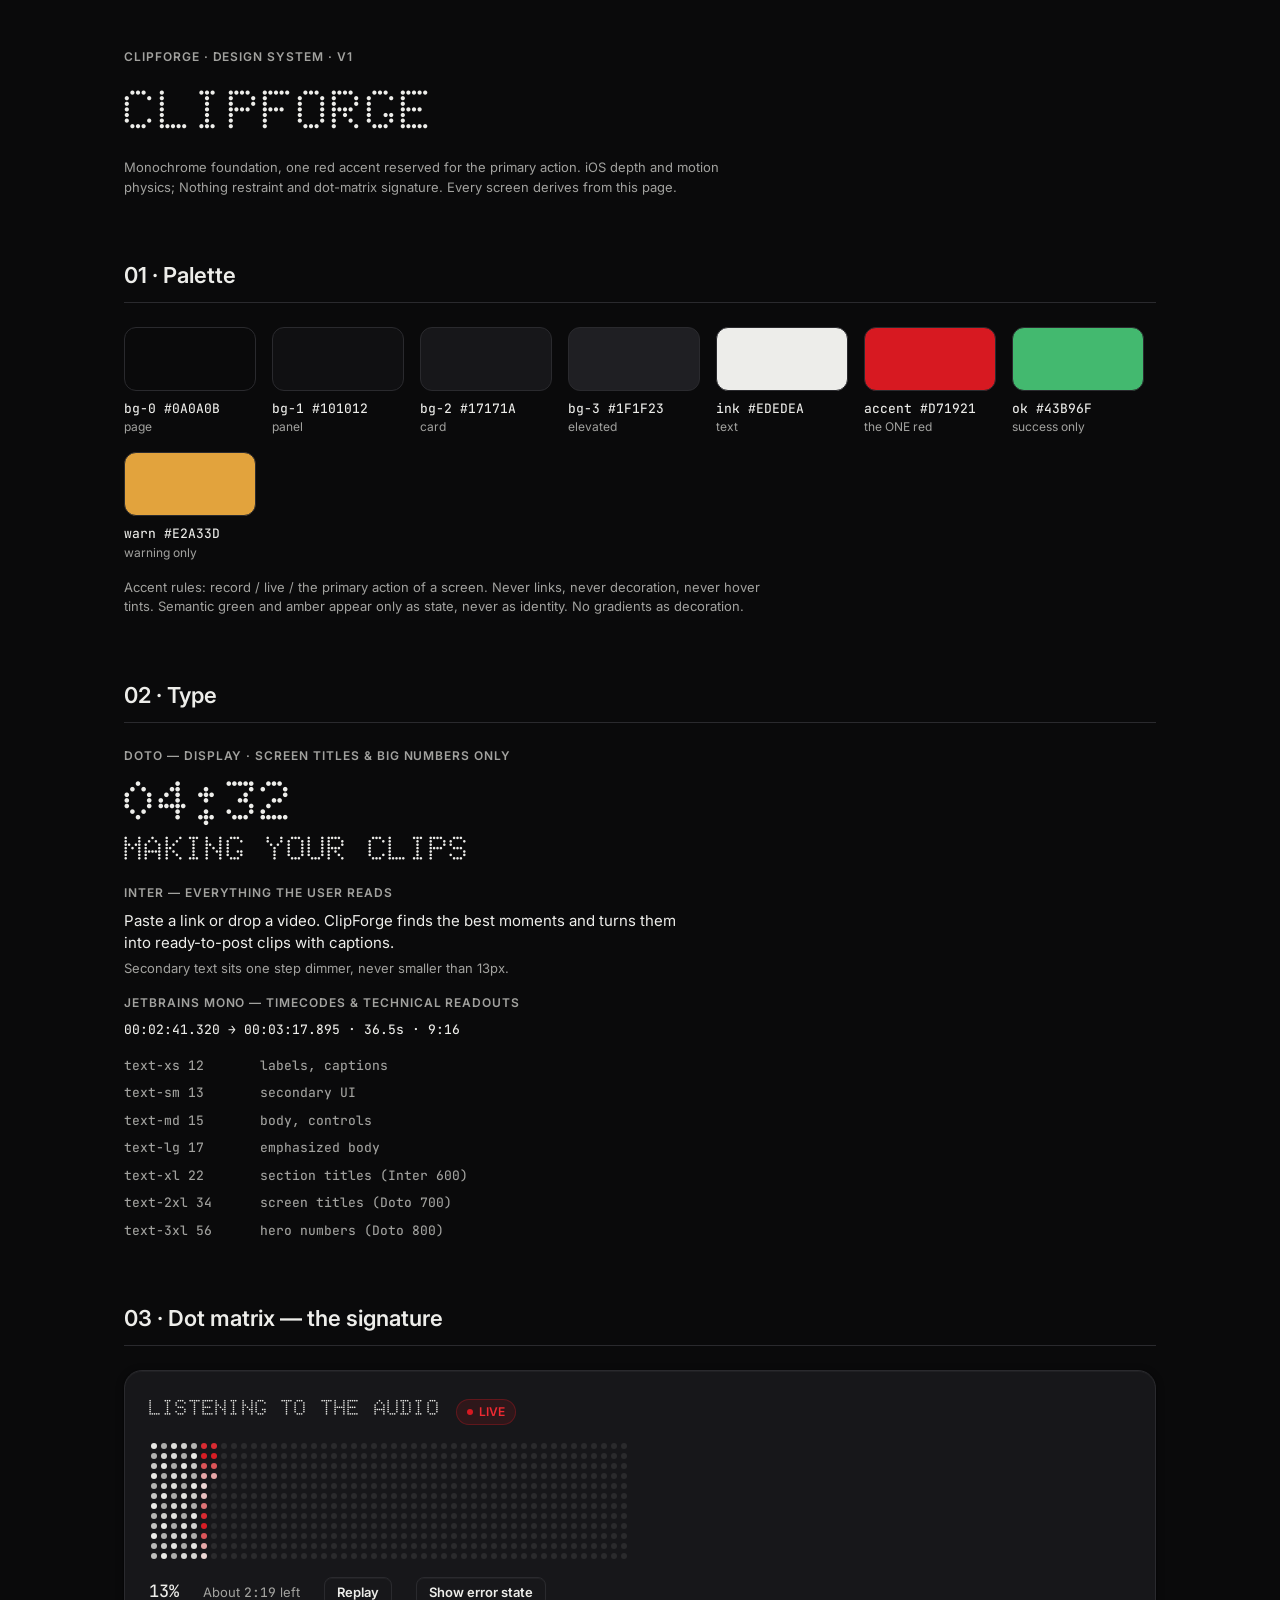
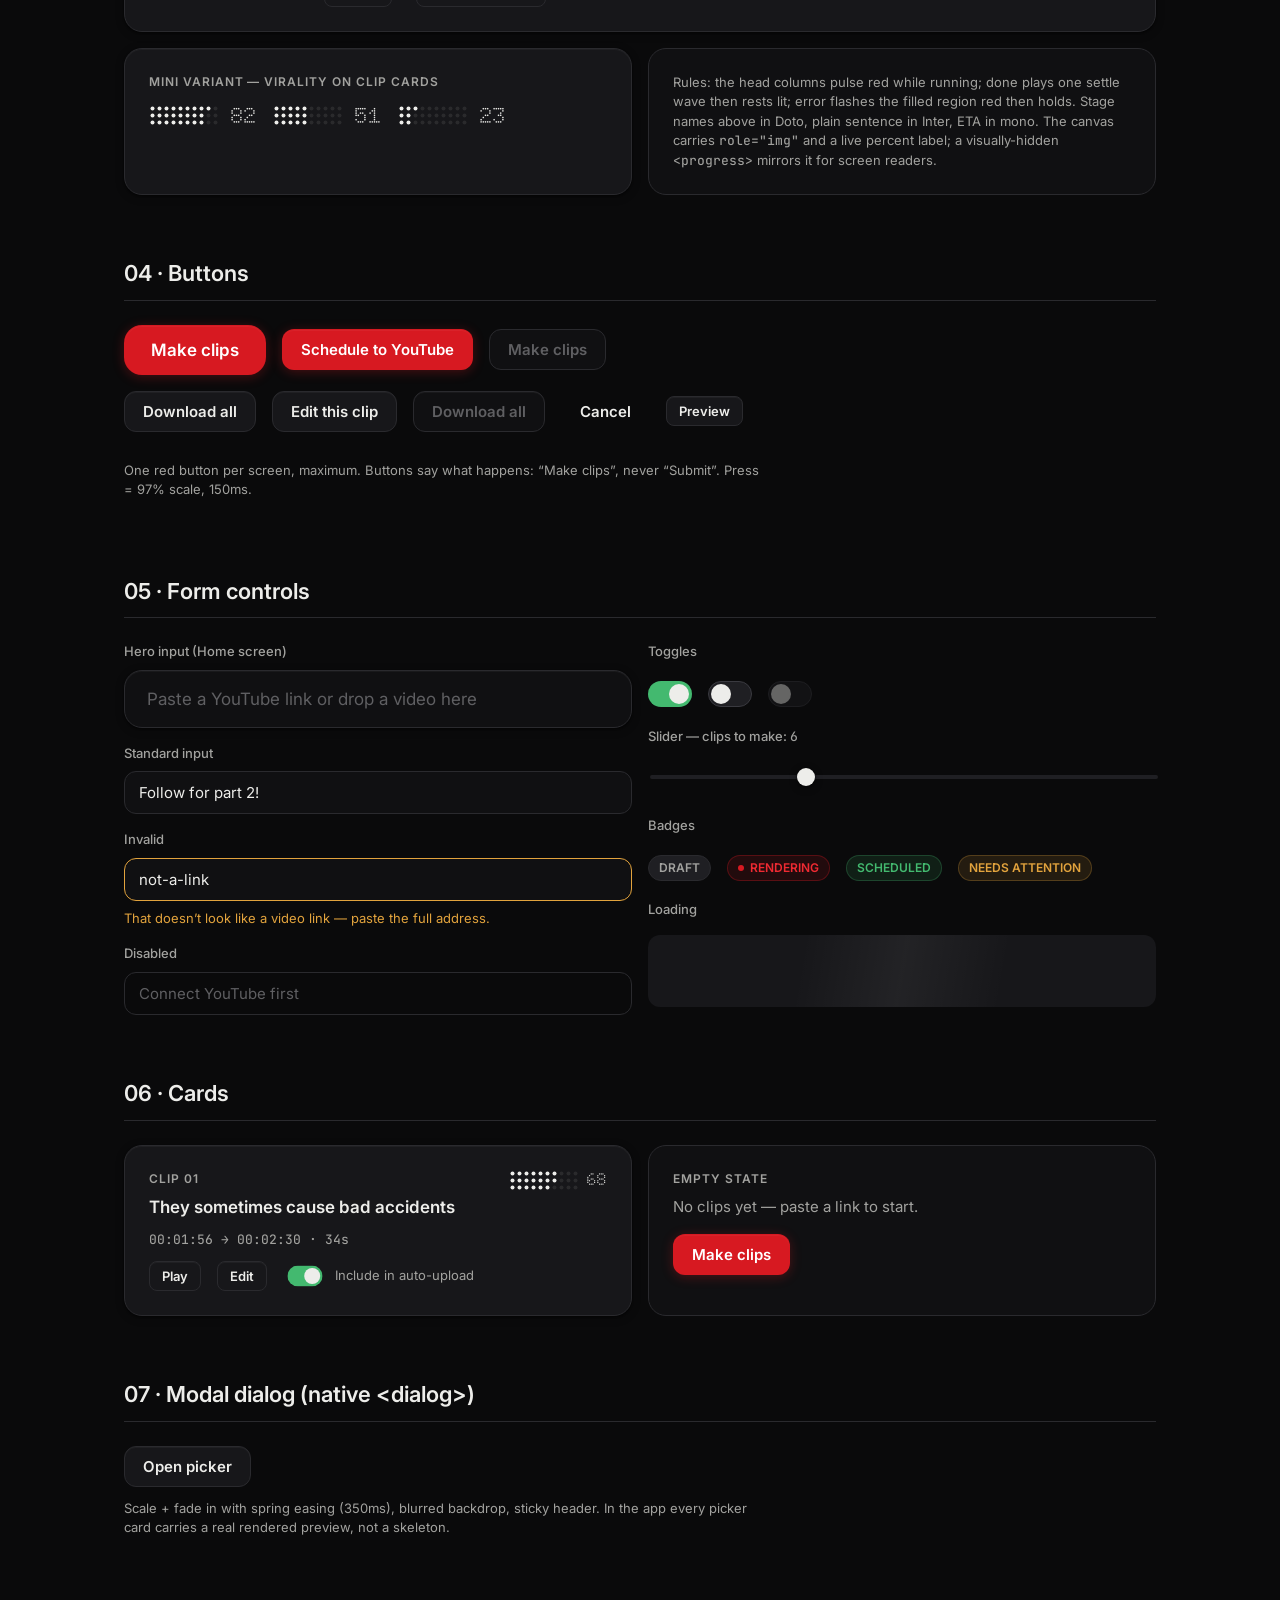
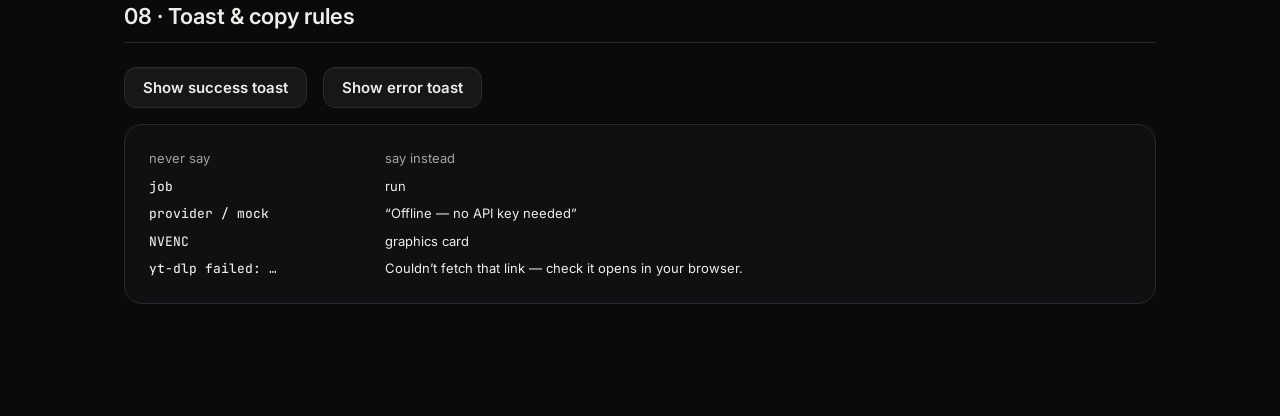
<file: design/styleguide.html>
<!doctype html>
<html lang="en">
<head>
<meta charset="utf-8">
<meta name="viewport" content="width=device-width, initial-scale=1">
<title>ClipForge — Design System</title>
<link rel="stylesheet" href="../web/css/tokens.css">
<link rel="stylesheet" href="../web/css/app.css">
<style>
  /* styleguide scaffolding only — not part of the app */
  .sg { max-width: 1080px; margin: 0 auto; padding: var(--sp-7) var(--sp-5); }
  .sg-section { margin-bottom: var(--sp-8); }
  .sg-h { margin: 0 0 var(--sp-5); padding-bottom: var(--sp-3);
          border-bottom: 1px solid var(--line); }
  .sg-row { display: flex; flex-wrap: wrap; gap: var(--sp-4); align-items: center; }
  .sg-col { display: grid; gap: var(--sp-4); }
  .sg-note { font-size: var(--text-sm); color: var(--ink-dim); max-width: 640px; }
  .sg-swatch { width: 132px; }
  .sg-swatch .chip { height: 64px; border-radius: var(--r-md);
                     border: 1px solid var(--line); margin-bottom: var(--sp-2); }
  .sg-grid2 { display: grid; grid-template-columns: repeat(auto-fit, minmax(300px, 1fr));
              gap: var(--sp-4); }
  .sg-spec { display: grid; grid-template-columns: 120px 1fr; gap: var(--sp-2) var(--sp-4);
             align-items: baseline; }
</style>
</head>
<body>
<div class="sg">

  <header class="sg-section">
    <div class="t-label" style="margin-bottom: var(--sp-3)">ClipForge · Design System · v1</div>
    <h1 class="t-display" style="font-size: var(--text-3xl)">CLIPFORGE</h1>
    <p class="sg-note" style="margin-top: var(--sp-4)">
      Monochrome foundation, one red accent reserved for the primary action.
      iOS depth and motion physics; Nothing restraint and dot-matrix signature.
      Every screen derives from this page.
    </p>
  </header>

  <!-- ============================================================ palette -->
  <section class="sg-section">
    <h2 class="t-title sg-h">01 · Palette</h2>
    <div class="sg-row">
      <div class="sg-swatch"><div class="chip" style="background:var(--bg-0)"></div><div class="t-mono">bg-0 #0A0A0B</div><div class="t-dim" style="font-size:var(--text-xs)">page</div></div>
      <div class="sg-swatch"><div class="chip" style="background:var(--bg-1)"></div><div class="t-mono">bg-1 #101012</div><div class="t-dim" style="font-size:var(--text-xs)">panel</div></div>
      <div class="sg-swatch"><div class="chip" style="background:var(--bg-2)"></div><div class="t-mono">bg-2 #17171A</div><div class="t-dim" style="font-size:var(--text-xs)">card</div></div>
      <div class="sg-swatch"><div class="chip" style="background:var(--bg-3)"></div><div class="t-mono">bg-3 #1F1F23</div><div class="t-dim" style="font-size:var(--text-xs)">elevated</div></div>
      <div class="sg-swatch"><div class="chip" style="background:var(--ink)"></div><div class="t-mono">ink #EDEDEA</div><div class="t-dim" style="font-size:var(--text-xs)">text</div></div>
      <div class="sg-swatch"><div class="chip" style="background:var(--accent)"></div><div class="t-mono">accent #D71921</div><div class="t-dim" style="font-size:var(--text-xs)">the ONE red</div></div>
      <div class="sg-swatch"><div class="chip" style="background:var(--ok)"></div><div class="t-mono">ok #43B96F</div><div class="t-dim" style="font-size:var(--text-xs)">success only</div></div>
      <div class="sg-swatch"><div class="chip" style="background:var(--warn)"></div><div class="t-mono">warn #E2A33D</div><div class="t-dim" style="font-size:var(--text-xs)">warning only</div></div>
    </div>
    <p class="sg-note" style="margin-top: var(--sp-4)">
      Accent rules: record / live / the primary action of a screen. Never links,
      never decoration, never hover tints. Semantic green and amber appear only
      as state, never as identity. No gradients as decoration.
    </p>
  </section>

  <!-- =============================================================== type -->
  <section class="sg-section">
    <h2 class="t-title sg-h">02 · Type</h2>
    <div class="sg-col">
      <div>
        <div class="t-label">Doto — display · screen titles &amp; big numbers only</div>
        <div class="t-hero-num" style="margin-top: var(--sp-2)">04:32</div>
        <div class="t-display">MAKING YOUR CLIPS</div>
      </div>
      <div>
        <div class="t-label">Inter — everything the user reads</div>
        <p class="t-body" style="max-width: 560px; margin: var(--sp-2) 0 0">
          Paste a link or drop a video. ClipForge finds the best moments and
          turns them into ready-to-post clips with captions.
        </p>
        <p class="t-dim" style="max-width: 560px; margin: var(--sp-1) 0 0; font-size: var(--text-sm)">
          Secondary text sits one step dimmer, never smaller than 13px.
        </p>
      </div>
      <div>
        <div class="t-label">JetBrains Mono — timecodes &amp; technical readouts</div>
        <div class="t-mono" style="margin-top: var(--sp-2)">00:02:41.320 → 00:03:17.895 · 36.5s · 9:16</div>
      </div>
      <div class="sg-spec t-mono" style="color: var(--ink-dim)">
        <span>text-xs 12</span><span>labels, captions</span>
        <span>text-sm 13</span><span>secondary UI</span>
        <span>text-md 15</span><span>body, controls</span>
        <span>text-lg 17</span><span>emphasized body</span>
        <span>text-xl 22</span><span>section titles (Inter 600)</span>
        <span>text-2xl 34</span><span>screen titles (Doto 700)</span>
        <span>text-3xl 56</span><span>hero numbers (Doto 800)</span>
      </div>
    </div>
  </section>

  <!-- ========================================================= dot matrix -->
  <section class="sg-section">
    <h2 class="t-title sg-h">03 · Dot matrix — the signature</h2>
    <div class="card" style="display: grid; gap: var(--sp-4); justify-items: start">
      <div style="display: flex; gap: var(--sp-4); align-items: baseline">
        <span class="t-display" id="dm-stage" style="font-size: var(--text-xl)">FINDING THE BEST MOMENTS</span>
        <span class="badge badge-live">LIVE</span>
      </div>
      <canvas id="dm-full"></canvas>
      <div style="display: flex; gap: var(--sp-5); align-items: baseline">
        <span class="t-mono" id="dm-pct" style="font-size: var(--text-lg)">0%</span>
        <span class="t-dim" style="font-size: var(--text-sm)">About <span class="t-mono" id="dm-eta">2:40</span> left</span>
        <button class="btn btn-sm" id="dm-replay">Replay</button>
        <button class="btn btn-sm" id="dm-error">Show error state</button>
      </div>
    </div>
    <div class="sg-grid2" style="margin-top: var(--sp-4)">
      <div class="card">
        <div class="t-label" style="margin-bottom: var(--sp-3)">Mini variant — virality on clip cards</div>
        <div class="sg-row">
          <div style="display:flex; gap: var(--sp-3); align-items: center">
            <canvas class="dm-mini" data-score="82"></canvas>
            <span class="t-display" style="font-size: var(--text-xl)">82</span>
          </div>
          <div style="display:flex; gap: var(--sp-3); align-items: center">
            <canvas class="dm-mini" data-score="51"></canvas>
            <span class="t-display" style="font-size: var(--text-xl)">51</span>
          </div>
          <div style="display:flex; gap: var(--sp-3); align-items: center">
            <canvas class="dm-mini" data-score="23"></canvas>
            <span class="t-display" style="font-size: var(--text-xl)">23</span>
          </div>
        </div>
      </div>
      <div class="card card-flat">
        <p class="sg-note" style="margin:0">
          Rules: the head columns pulse red while running; done plays one settle
          wave then rests lit; error flashes the filled region red then holds.
          Stage names above in Doto, plain sentence in Inter, ETA in mono.
          The canvas carries <span class="t-mono">role="img"</span> and a live
          percent label; a visually-hidden <span class="t-mono">&lt;progress&gt;</span>
          mirrors it for screen readers.
        </p>
      </div>
    </div>
  </section>

  <!-- ============================================================ buttons -->
  <section class="sg-section">
    <h2 class="t-title sg-h">04 · Buttons</h2>
    <div class="sg-col">
      <div class="sg-row">
        <button class="btn btn-primary btn-lg">Make clips</button>
        <button class="btn btn-primary">Schedule to YouTube</button>
        <button class="btn btn-primary" disabled>Make clips</button>
      </div>
      <div class="sg-row">
        <button class="btn">Download all</button>
        <button class="btn">Edit this clip</button>
        <button class="btn" disabled>Download all</button>
        <button class="btn btn-ghost">Cancel</button>
        <button class="btn btn-sm">Preview</button>
      </div>
      <p class="sg-note">One red button per screen, maximum. Buttons say what
        happens: “Make clips”, never “Submit”. Press = 97% scale, 150ms.</p>
    </div>
  </section>

  <!-- ============================================================= inputs -->
  <section class="sg-section">
    <h2 class="t-title sg-h">05 · Form controls</h2>
    <div class="sg-grid2">
      <div class="sg-col">
        <div class="field">
          <label for="sg-hero">Hero input (Home screen)</label>
          <input id="sg-hero" class="input input-hero" placeholder="Paste a YouTube link or drop a video here">
        </div>
        <div class="field">
          <label for="sg-in1">Standard input</label>
          <input id="sg-in1" class="input" value="Follow for part 2!">
        </div>
        <div class="field">
          <label for="sg-in2">Invalid</label>
          <input id="sg-in2" class="input is-invalid" value="not-a-link">
          <span class="field-error">That doesn’t look like a video link — paste the full address.</span>
        </div>
        <div class="field">
          <label for="sg-in3">Disabled</label>
          <input id="sg-in3" class="input" disabled value="Connect YouTube first">
        </div>
      </div>
      <div class="sg-col">
        <div class="field">
          <label>Toggles</label>
          <div class="sg-row">
            <label class="switch"><input type="checkbox" checked><span class="knob"></span></label>
            <label class="switch"><input type="checkbox"><span class="knob"></span></label>
            <label class="switch"><input type="checkbox" disabled><span class="knob"></span></label>
          </div>
        </div>
        <div class="field">
          <label for="sg-range">Slider — clips to make: <span class="t-mono">6</span></label>
          <input id="sg-range" class="range" type="range" min="0" max="20" value="6">
        </div>
        <div class="field">
          <label>Badges</label>
          <div class="sg-row">
            <span class="badge">DRAFT</span>
            <span class="badge badge-live">RENDERING</span>
            <span class="badge badge-ok">SCHEDULED</span>
            <span class="badge badge-warn">NEEDS ATTENTION</span>
          </div>
        </div>
        <div class="field">
          <label>Loading</label>
          <div class="skeleton" style="height: 72px"></div>
        </div>
      </div>
    </div>
  </section>

  <!-- ============================================================== cards -->
  <section class="sg-section">
    <h2 class="t-title sg-h">06 · Cards</h2>
    <div class="sg-grid2">
      <div class="card card-hover">
        <div style="display:flex; justify-content: space-between; align-items: start; gap: var(--sp-3)">
          <div>
            <div class="t-label" style="margin-bottom: var(--sp-2)">Clip 01</div>
            <h3 class="t-title" style="font-size: var(--text-lg)">They sometimes cause bad accidents</h3>
          </div>
          <div style="display:flex; gap: var(--sp-2); align-items: center">
            <canvas class="dm-mini" data-score="68"></canvas>
            <span class="t-display" style="font-size: var(--text-lg)">68</span>
          </div>
        </div>
        <div class="t-mono t-dim" style="margin: var(--sp-3) 0">00:01:56 → 00:02:30 · 34s</div>
        <div class="sg-row">
          <button class="btn btn-sm">Play</button>
          <button class="btn btn-sm">Edit</button>
          <label style="display:flex; gap: var(--sp-2); align-items:center; font-size: var(--text-sm); color: var(--ink-dim)">
            <label class="switch" style="scale:.8"><input type="checkbox" checked><span class="knob"></span></label>
            Include in auto-upload
          </label>
        </div>
      </div>
      <div class="card card-flat">
        <div class="t-label" style="margin-bottom: var(--sp-2)">Empty state</div>
        <p class="t-dim" style="margin: 0 0 var(--sp-4)">No clips yet — paste a link to start.</p>
        <button class="btn btn-primary">Make clips</button>
      </div>
    </div>
  </section>

  <!-- ============================================================= dialog -->
  <section class="sg-section">
    <h2 class="t-title sg-h">07 · Modal dialog (native &lt;dialog&gt;)</h2>
    <button class="btn" id="sg-open-dialog">Open picker</button>
    <dialog class="dialog" id="sg-dialog">
      <div class="dialog-head">
        <h3 class="t-title" style="font-size: var(--text-lg)">Caption style</h3>
        <button class="btn btn-ghost btn-sm" id="sg-close-dialog">Close</button>
      </div>
      <div class="dialog-body dialog-grid">
        <button class="pick is-selected">
          <div class="skeleton" style="height: 90px"></div>
          <span class="pick-name">Karaoke Pop</span>
          <span class="pick-desc">Word-by-word highlight, bold and bouncy</span>
        </button>
        <button class="pick">
          <div class="skeleton" style="height: 90px"></div>
          <span class="pick-name">Clean Serif</span>
          <span class="pick-desc">Quiet lines, no highlight</span>
        </button>
        <button class="pick">
          <div class="skeleton" style="height: 90px"></div>
          <span class="pick-name">Impact Caps</span>
          <span class="pick-desc">Big caps, hard emphasis</span>
        </button>
      </div>
    </dialog>
    <p class="sg-note" style="margin-top: var(--sp-3)">
      Scale + fade in with spring easing (350ms), blurred backdrop, sticky header.
      In the app every picker card carries a real rendered preview, not a skeleton.
    </p>
  </section>

  <!-- ============================================================== toast -->
  <section class="sg-section">
    <h2 class="t-title sg-h">08 · Toast &amp; copy rules</h2>
    <div class="sg-row">
      <button class="btn" id="sg-toast-ok">Show success toast</button>
      <button class="btn" id="sg-toast-err">Show error toast</button>
    </div>
    <div class="card card-flat" style="margin-top: var(--sp-4)">
      <div class="sg-spec" style="grid-template-columns: 220px 1fr; font-size: var(--text-sm)">
        <span class="t-dim">never say</span><span class="t-dim">say instead</span>
        <span class="t-mono">job</span><span>run</span>
        <span class="t-mono">provider / mock</span><span>“Offline — no API key needed”</span>
        <span class="t-mono">NVENC</span><span>graphics card</span>
        <span class="t-mono">yt-dlp failed: …</span><span>Couldn’t fetch that link — check it opens in your browser.</span>
      </div>
    </div>
  </section>

</div>

<script type="module">
  import { createDotMatrix, miniScore } from "../web/js/dots.js";

  // ---- full progress demo: loops through a fake pipeline -----------------
  const stages = [
    ["PREPARING YOUR VIDEO", 0.12],
    ["LISTENING TO THE AUDIO", 0.3],
    ["FINDING THE BEST MOMENTS", 0.45],
    ["MAKING YOUR CLIPS", 0.97],
    ["DONE", 1],
  ];
  const dm = createDotMatrix(document.getElementById("dm-full"), { variant: "progress" });
  const stageEl = document.getElementById("dm-stage");
  const pctEl = document.getElementById("dm-pct");
  const etaEl = document.getElementById("dm-eta");
  let f = 0, timer = 0;

  function tick() {
    f = Math.min(1, f + 0.004);
    const [name] = stages.find(([, end]) => f <= end) || stages.at(-1);
    stageEl.textContent = name;
    pctEl.textContent = `${Math.round(f * 100)}%`;
    const left = Math.round((1 - f) * 160);
    etaEl.textContent = `${Math.floor(left / 60)}:${String(left % 60).padStart(2, "0")}`;
    dm.update({ fraction: f, state: f >= 1 ? "done" : "running" });
    if (f < 1) timer = setTimeout(tick, 50);
  }
  function replay() { clearTimeout(timer); f = 0; tick(); }
  replay();
  document.getElementById("dm-replay").onclick = replay;
  document.getElementById("dm-error").onclick = () => {
    clearTimeout(timer);
    stageEl.textContent = "SOMETHING WENT WRONG";
    dm.update({ state: "error" });
  };

  // ---- minis ---------------------------------------------------------------
  document.querySelectorAll(".dm-mini").forEach((c) =>
    miniScore(c, Number(c.dataset.score)));

  // ---- dialog / toasts -------------------------------------------------------
  const dlg = document.getElementById("sg-dialog");
  document.getElementById("sg-open-dialog").onclick = () => dlg.showModal();
  document.getElementById("sg-close-dialog").onclick = () => dlg.close();

  function toast(msg, cls) {
    const el = document.createElement("div");
    el.className = `toast ${cls}`;
    el.textContent = msg;
    document.body.appendChild(el);
    setTimeout(() => el.remove(), 2600);
  }
  document.getElementById("sg-toast-ok").onclick =
    () => toast("6 clips ready — scheduled to YouTube.", "is-ok");
  document.getElementById("sg-toast-err").onclick =
    () => toast("Couldn’t fetch that link — check it opens in your browser.", "is-error");
</script>
</body>
</html>
</file>
<file: web/css/tokens.css>
/* ClipForge design tokens — single source of truth.
   Direction: iOS material depth + motion discipline fused with Nothing's
   monochrome restraint and dot-matrix signature. One accent, used rarely. */

@font-face {
  font-family: "Doto";
  src: url("../fonts/Doto-Variable.ttf") format("truetype-variations");
  font-weight: 100 900;
  font-display: block;
}
@font-face {
  font-family: "Inter";
  src: url("../fonts/Inter-Variable.ttf") format("truetype-variations");
  font-weight: 100 900;
  font-display: block;
}
@font-face {
  font-family: "JetBrains Mono";
  src: url("../fonts/JetBrainsMono-Variable.ttf") format("truetype-variations");
  font-weight: 100 800;
  font-display: block;
}

:root {
  /* ---- color: true monochrome foundation, near-black not gray-blue ---- */
  --bg-0: #0a0a0b;        /* page */
  --bg-1: #101012;        /* raised panel */
  --bg-2: #17171a;        /* card */
  --bg-3: #1f1f23;        /* elevated / hover */
  --line: #2a2a2e;        /* hairline borders */
  --line-strong: #3a3a40;

  --ink: #ededea;         /* primary text (off-white, warm) */
  --ink-dim: #a2a29f;     /* secondary text */
  --ink-faint: #5f5f62;   /* placeholders, disabled, idle dots */

  /* ONE accent: Nothing-red. Record / live / the primary action moment.
     Never decoration, never links, never hover tints. */
  --accent: #d71921;
  --accent-hover: #ef2a32;
  --accent-ink: #ffffff;

  /* semantic states only */
  --ok: #43b96f;
  --warn: #e2a33d;

  /* chart marks — both current charts are single-series; add a second hue
     only when a chart needs an overlaid series */
  --chart-1: #9aa0a6;
  --chart-grid: rgb(255 255 255 / .06);

  /* ---- type ------------------------------------------------------------ */
  --font-display: "Doto", "JetBrains Mono", monospace;  /* titles, big numbers ONLY */
  --font-ui: "Inter", system-ui, sans-serif;            /* everything else */
  --font-mono: "JetBrains Mono", Consolas, monospace;   /* timecodes, readouts */

  /* strict scale — do not invent sizes between these */
  --text-xs: 0.75rem;      /* 12  labels, captions        lh 1.35 */
  --text-sm: 0.8125rem;    /* 13  secondary UI            lh 1.45 */
  --text-md: 0.9375rem;    /* 15  body / controls         lh 1.5  */
  --text-lg: 1.0625rem;    /* 17  emphasized body         lh 1.45 */
  --text-xl: 1.375rem;     /* 22  section titles          lh 1.3  */
  --text-2xl: 2.125rem;    /* 34  screen titles (Doto)    lh 1.15 */
  --text-3xl: 3.5rem;      /* 56  hero numbers (Doto)     lh 1.0  */

  /* ---- space (4px grid) & radius ---------------------------------------- */
  --sp-1: 4px;  --sp-2: 8px;  --sp-3: 12px; --sp-4: 16px;
  --sp-5: 24px; --sp-6: 32px; --sp-7: 48px; --sp-8: 64px;

  --r-sm: 8px;    /* controls */
  --r-md: 12px;   /* inputs, small cards */
  --r-lg: 18px;   /* cards, dialogs */
  --r-full: 999px;

  /* ---- depth: soft, real, layered (the iOS half) ------------------------ */
  --shadow-1: 0 1px 2px rgb(0 0 0 / .5), 0 2px 8px rgb(0 0 0 / .25);
  --shadow-2: 0 2px 4px rgb(0 0 0 / .5), 0 8px 24px rgb(0 0 0 / .35);
  --shadow-3: 0 4px 8px rgb(0 0 0 / .5), 0 24px 64px rgb(0 0 0 / .5);
  --edge: inset 0 1px 0 rgb(255 255 255 / .04);   /* top-light on surfaces */

  /* ---- motion ----------------------------------------------------------- */
  --t-fast: 150ms;   /* hover, focus, press */
  --t-med: 220ms;    /* reveals, toggles */
  --t-slow: 350ms;   /* modals, screen transitions */
  --ease-out: cubic-bezier(0.2, 0.8, 0.2, 1);
  --ease-spring: cubic-bezier(0.34, 1.3, 0.36, 1);

  /* ---- dot matrix -------------------------------------------------------- */
  --dot-idle: #2a2a2c;
  --dot-lit: var(--ink);
  --dot-head: var(--accent);
  --dot-gap: 10px;   /* full variant pitch; mini uses 7px */
}
</file>
<file: web/css/app.css>
/* ClipForge components. Every class here appears in design/styleguide.html —
   if it isn't in the styleguide, it doesn't exist. */

*, *::before, *::after { box-sizing: border-box; }

html { color-scheme: dark; }

body {
  margin: 0;
  background: var(--bg-0);
  color: var(--ink);
  font-family: var(--font-ui);
  font-size: var(--text-md);
  line-height: 1.5;
  -webkit-font-smoothing: antialiased;
}

::selection { background: rgb(215 25 33 / .35); }

/* ---------------------------------------------------------------- type -- */

.t-display {
  font-family: var(--font-display);
  font-variation-settings: "ROND" 100;
  font-weight: 700;
  font-size: var(--text-2xl);
  line-height: 1.15;
  letter-spacing: 0.01em;
  margin: 0;
}
.t-hero-num {
  font-family: var(--font-display);
  font-variation-settings: "ROND" 100;
  font-weight: 800;
  font-size: var(--text-3xl);
  line-height: 1;
}
.t-title { font-size: var(--text-xl); font-weight: 600; line-height: 1.3; margin: 0; }
.t-body { font-size: var(--text-md); color: var(--ink); }
.t-dim { color: var(--ink-dim); }
.t-label {
  font-size: var(--text-xs);
  font-weight: 600;
  letter-spacing: 0.08em;
  text-transform: uppercase;
  color: var(--ink-dim);
}
.t-mono { font-family: var(--font-mono); font-size: var(--text-sm); font-weight: 450; }

/* ------------------------------------------------------------- buttons -- */

.btn {
  display: inline-flex;
  align-items: center;
  justify-content: center;
  gap: var(--sp-2);
  padding: 10px 18px;
  border-radius: var(--r-md);
  border: 1px solid var(--line);
  background: var(--bg-2);
  color: var(--ink);
  font: 600 var(--text-md) var(--font-ui);
  cursor: pointer;
  box-shadow: var(--edge);
  transition: background var(--t-fast) var(--ease-out),
              border-color var(--t-fast) var(--ease-out),
              transform var(--t-fast) var(--ease-out);
  user-select: none;
}
.btn:hover { background: var(--bg-3); border-color: var(--line-strong); }
.btn:active { transform: scale(0.97); }
.btn:focus-visible { outline: 2px solid var(--ink); outline-offset: 2px; }
.btn:disabled {
  color: var(--ink-faint);
  background: var(--bg-1);
  border-color: var(--line);
  cursor: not-allowed;
  transform: none;
}

/* the ONE red moment per screen */
.btn-primary {
  background: var(--accent);
  border-color: transparent;
  color: var(--accent-ink);
  box-shadow: 0 2px 12px rgb(215 25 33 / .3), var(--edge);
}
.btn-primary:hover { background: var(--accent-hover); border-color: transparent; }
.btn-primary:disabled {
  background: var(--bg-1); box-shadow: none; color: var(--ink-faint);
}

.btn-ghost { background: transparent; border-color: transparent; box-shadow: none; }
.btn-ghost:hover { background: var(--bg-2); border-color: transparent; }

/* destructive, kept visually quieter than the primary CTA */
.btn-danger { background: transparent; box-shadow: none; color: var(--accent); }
.btn-danger:hover { background: rgb(215 25 33 / .12); border-color: rgb(215 25 33 / .4); }
.btn-danger:disabled { color: var(--ink-faint); background: var(--bg-1); }

.btn-lg { padding: 14px 26px; font-size: var(--text-lg); border-radius: var(--r-lg); }
.btn-sm { padding: 6px 12px; font-size: var(--text-sm); border-radius: var(--r-sm); }

/* -------------------------------------------------------------- inputs -- */

.field { display: grid; gap: var(--sp-2); }
.field > label { font-size: var(--text-sm); font-weight: 500; color: var(--ink-dim); }

.input, .select, .textarea {
  width: 100%;
  padding: 11px 14px;
  border-radius: var(--r-md);
  border: 1px solid var(--line);
  background: var(--bg-1);
  color: var(--ink);
  font: 400 var(--text-md) var(--font-ui);
  transition: border-color var(--t-fast) var(--ease-out),
              background var(--t-fast) var(--ease-out);
}
.input::placeholder, .textarea::placeholder { color: var(--ink-faint); }
.input:hover, .select:hover, .textarea:hover { border-color: var(--line-strong); }
.input:focus-visible, .select:focus-visible, .textarea:focus-visible {
  outline: none;
  border-color: var(--ink-dim);
  background: var(--bg-2);
}
.input:disabled { color: var(--ink-faint); background: var(--bg-0); }
.input-hero {
  padding: 18px 22px;
  font-size: var(--text-lg);
  border-radius: var(--r-lg);
  box-shadow: var(--shadow-1), var(--edge);
}
.input.is-invalid { border-color: var(--warn); }
.field-error { font-size: var(--text-sm); color: var(--warn); }

/* toggle switch */
.switch { position: relative; display: inline-block; width: 44px; height: 26px; flex: none; }
.switch input { position: absolute; opacity: 0; inset: 0; margin: 0; cursor: pointer; }
.switch .knob {
  position: absolute; inset: 0;
  background: var(--bg-3);
  border: 1px solid var(--line-strong);
  border-radius: var(--r-full);
  transition: background var(--t-med) var(--ease-out);
  pointer-events: none;
}
.switch .knob::after {
  content: "";
  position: absolute; top: 2px; left: 2px;
  width: 20px; height: 20px;
  background: var(--ink);
  border-radius: 50%;
  transition: transform var(--t-med) var(--ease-spring);
}
.switch input:checked + .knob { background: var(--ok); border-color: transparent; }
.switch input:checked + .knob::after { transform: translateX(18px); }
.switch input:focus-visible + .knob { outline: 2px solid var(--ink); outline-offset: 2px; }
.switch input:disabled + .knob { opacity: .4; }

/* slider */
.range { -webkit-appearance: none; appearance: none; width: 100%; height: 26px; background: none; }
.range::-webkit-slider-runnable-track {
  height: 4px; border-radius: 2px; background: var(--bg-3);
}
.range::-webkit-slider-thumb {
  -webkit-appearance: none;
  width: 18px; height: 18px; margin-top: -7px;
  border-radius: 50%; border: none;
  background: var(--ink);
  box-shadow: var(--shadow-1);
  transition: transform var(--t-fast) var(--ease-out);
}
.range::-webkit-slider-thumb:hover { transform: scale(1.15); }
.range:focus-visible { outline: 2px solid var(--ink); outline-offset: 4px; border-radius: 4px; }

/* --------------------------------------------------------------- cards -- */

.card {
  background: var(--bg-2);
  border: 1px solid var(--line);
  border-radius: var(--r-lg);
  box-shadow: var(--shadow-1), var(--edge);
  padding: var(--sp-5);
}
.card-hover { transition: transform var(--t-med) var(--ease-spring),
                          border-color var(--t-fast) var(--ease-out),
                          box-shadow var(--t-med) var(--ease-out); }
.card-hover:hover {
  transform: translateY(-2px);
  border-color: var(--line-strong);
  box-shadow: var(--shadow-2), var(--edge);
}
.card-flat { box-shadow: none; background: var(--bg-1); }

/* picker option card (inside dialogs) */
.pick {
  display: grid;
  gap: var(--sp-3);
  padding: var(--sp-4);
  background: var(--bg-1);
  border: 1px solid var(--line);
  border-radius: var(--r-md);
  cursor: pointer;
  text-align: left;
  color: var(--ink);
  font: inherit;
  transition: border-color var(--t-fast) var(--ease-out),
              background var(--t-fast) var(--ease-out),
              transform var(--t-fast) var(--ease-out);
}
.pick:hover { background: var(--bg-2); border-color: var(--line-strong); }
.pick:active { transform: scale(0.98); }
.pick:focus-visible { outline: 2px solid var(--ink); outline-offset: 2px; }
.pick.is-selected { border-color: var(--ink); background: var(--bg-2); }
.pick img { width: 100%; border-radius: var(--r-sm); display: block; }
.pick .pick-name { font-weight: 600; font-size: var(--text-md); }
.pick .pick-desc { font-size: var(--text-sm); color: var(--ink-dim); }

/* -------------------------------------------------------------- badges -- */

.badge {
  display: inline-flex; align-items: center; gap: 6px;
  padding: 3px 10px;
  border-radius: var(--r-full);
  font-size: var(--text-xs); font-weight: 600;
  background: var(--bg-3); color: var(--ink-dim);
  border: 1px solid var(--line);
}
.badge-live { background: rgb(215 25 33 / .12); color: var(--accent-hover); border-color: rgb(215 25 33 / .3); }
.badge-live::before {
  content: ""; width: 6px; height: 6px; border-radius: 50%;
  background: var(--accent);
  animation: pulse 1.6s ease-in-out infinite;
}
.badge-ok { background: rgb(67 185 111 / .12); color: var(--ok); border-color: rgb(67 185 111 / .25); }
.badge-warn { background: rgb(226 163 61 / .12); color: var(--warn); border-color: rgb(226 163 61 / .25); }

@keyframes pulse { 50% { opacity: .3; } }

/* -------------------------------------------------------------- dialog -- */

.dialog {
  background: var(--bg-1);
  color: var(--ink);
  border: 1px solid var(--line-strong);
  border-radius: var(--r-lg);
  box-shadow: var(--shadow-3);
  padding: 0;
  max-width: min(720px, calc(100vw - 48px));
  max-height: calc(100vh - 96px);
  width: 100%;
}
.dialog::backdrop {
  background: rgb(0 0 0 / .6);
  backdrop-filter: blur(8px);
}
.dialog[open] { animation: dialog-in var(--t-slow) var(--ease-spring); }
.dialog[open]::backdrop { animation: fade-in var(--t-med) var(--ease-out); }
@keyframes dialog-in {
  from { opacity: 0; transform: scale(0.94) translateY(8px); }
}
@keyframes fade-in { from { opacity: 0; } }

.dialog-head {
  display: flex; align-items: center; justify-content: space-between;
  gap: var(--sp-4);
  padding: var(--sp-5) var(--sp-5) var(--sp-4);
  position: sticky; top: 0;
  background: var(--bg-1);
  border-bottom: 1px solid var(--line);
}
.dialog-body { padding: var(--sp-5); overflow: auto; }
.dialog-grid {
  display: grid;
  grid-template-columns: repeat(auto-fill, minmax(180px, 1fr));
  gap: var(--sp-3);
}

/* --------------------------------------------------------------- toast -- */

.toast {
  position: fixed;
  bottom: var(--sp-5); left: 50%;
  translate: -50% 0;
  display: flex; align-items: center; gap: var(--sp-3);
  padding: 12px 20px;
  background: var(--bg-3);
  border: 1px solid var(--line-strong);
  border-radius: var(--r-full);
  box-shadow: var(--shadow-2);
  font-size: var(--text-sm); font-weight: 500;
  animation: toast-in var(--t-slow) var(--ease-spring);
  z-index: 50;
}
@keyframes toast-in { from { opacity: 0; translate: -50% 16px; } }
.toast.is-error { border-color: rgb(215 25 33 / .5); }
.toast.is-ok { border-color: rgb(67 185 111 / .4); }

/* ------------------------------------------------------------ skeleton -- */

.skeleton {
  position: relative;
  overflow: hidden;
  background: var(--bg-2);
  border-radius: var(--r-md);
}
.skeleton::after {
  content: "";
  position: absolute; inset: 0;
  background: linear-gradient(100deg, transparent 30%,
              rgb(255 255 255 / .05) 50%, transparent 70%);
  animation: shimmer 1.8s linear infinite;
}
@keyframes shimmer {
  from { transform: translateX(-100%); }
  to { transform: translateX(100%); }
}

/* ------------------------------------------------------------ dividers -- */

.hr { border: 0; border-top: 1px solid var(--line); margin: var(--sp-5) 0; }

/* --------------------------------------------------------------- a11y --- */

.visually-hidden {
  position: absolute; width: 1px; height: 1px;
  margin: -1px; padding: 0; border: 0;
  clip-path: inset(50%); overflow: hidden; white-space: nowrap;
}

@media (prefers-reduced-motion: reduce) {
  *, *::before, *::after {
    animation-duration: 0.01ms !important;
    animation-iteration-count: 1 !important;
    transition-duration: 0.01ms !important;
  }
}
</file>
